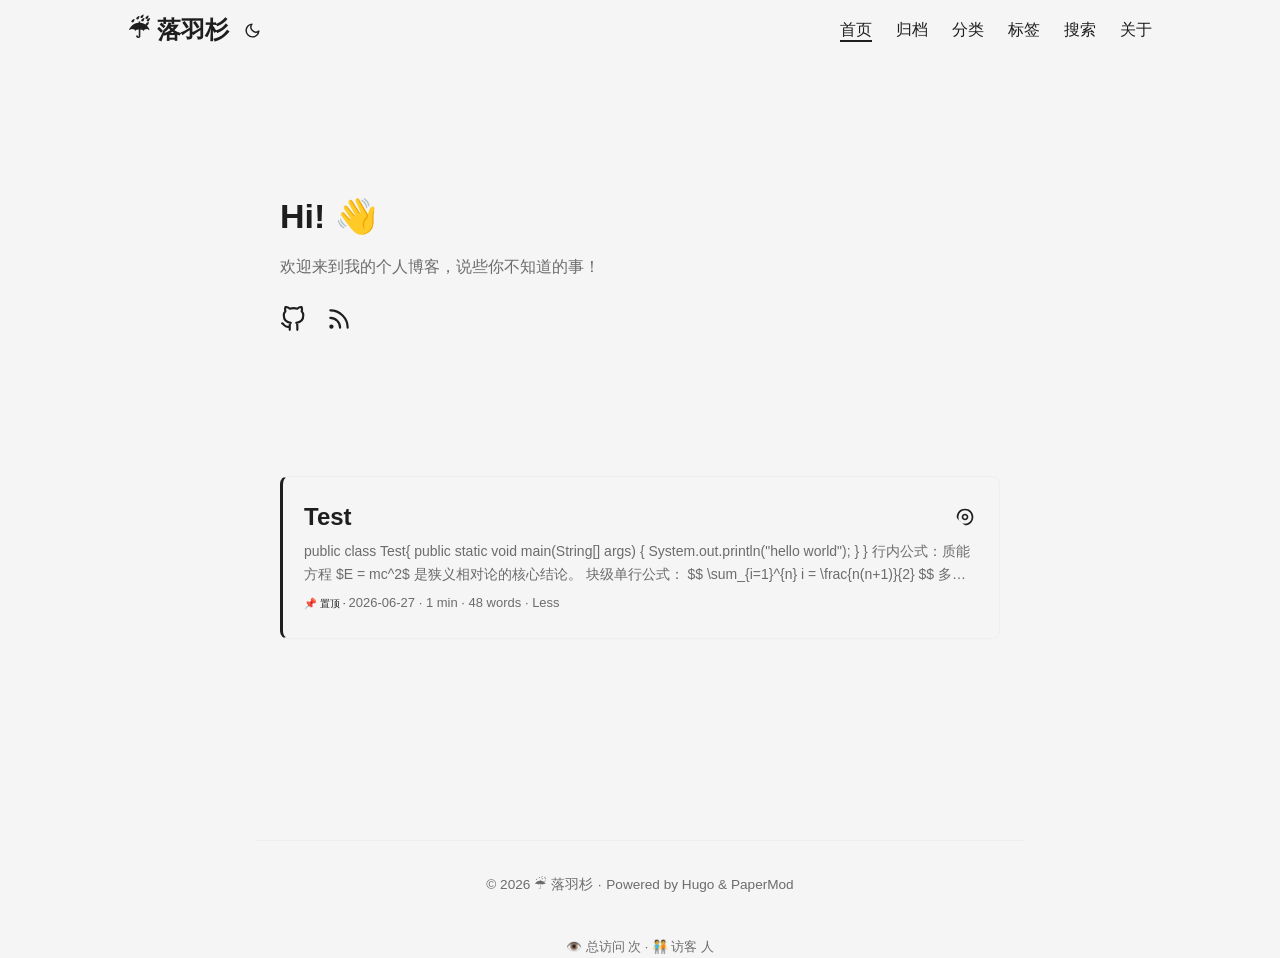
<file: index.html>
<!doctype html><html lang=en dir=auto data-theme=auto><head><meta name=generator content="Hugo 0.163.3"><meta charset=utf-8><meta http-equiv=X-UA-Compatible content="IE=edge"><meta name=viewport content="width=device-width,initial-scale=1,shrink-to-fit=no"><meta name=robots content="index, follow"><title>☔︎ 落羽杉</title><meta name=keywords content="关键词1,关键词2,关键词3"><meta name=description content="博客描述，150字以内，包含核心关键词"><meta name=author content="Less"><link rel=canonical href=https://dym2026.github.io/><link crossorigin=anonymous href=/assets/css/stylesheet.f1b664ff4d6cb66a49dbc1be0f7d915f03a0ca8f5fc1e3566c89a14a723e33a2.css integrity="sha256-8bZk/01stmpJ28G+D32RXwOgyo9fweNWbImhSnI+M6I=" rel="preload stylesheet" as=style><link rel=icon href=https://dym2026.github.io/favicon.ico><link rel=icon type=image/png sizes=16x16 href=https://dym2026.github.io/favicon-16x16.png><link rel=icon type=image/png sizes=32x32 href=https://dym2026.github.io/favicon-32x32.png><link rel=apple-touch-icon href=https://dym2026.github.io/apple-touch-icon.png><link rel=mask-icon href=https://dym2026.github.io/safari-pinned-tab.svg><meta name=theme-color content="#2e2e33"><meta name=msapplication-TileColor content="#2e2e33"><link rel=alternate type=application/rss+xml href=https://dym2026.github.io/index.xml title=rss><link rel=alternate type=application/json href=https://dym2026.github.io/index.json title=json><link rel=alternate hreflang=en href=https://dym2026.github.io/><noscript><style>#theme-toggle,.top-link{display:none}</style><style>@media(prefers-color-scheme:dark){:root{--theme:rgb(29, 30, 32);--entry:rgb(46, 46, 51);--primary:rgb(218, 218, 219);--secondary:rgb(155, 156, 157);--tertiary:rgb(65, 66, 68);--content:rgb(196, 196, 197);--code-block-bg:rgb(46, 46, 51);--code-bg:rgb(55, 56, 62);--border:rgb(51, 51, 51);color-scheme:dark}.list{background:var(--theme)}.toc{background:var(--entry)}}</style></noscript><script>localStorage.getItem("pref-theme")==="dark"?document.querySelector("html").dataset.theme="dark":localStorage.getItem("pref-theme")==="light"?document.querySelector("html").dataset.theme="light":window.matchMedia("(prefers-color-scheme: dark)").matches?document.querySelector("html").dataset.theme="dark":document.querySelector("html").dataset.theme="light"</script><link rel=icon type=image/png href=/favicon/favicon-96x96.png sizes=96x96><link rel=icon type=image/svg+xml href=/favicon/favicon.svg><link rel="shortcut icon" href=/favicon/favicon.ico><link rel=apple-touch-icon sizes=180x180 href=/favicon/apple-touch-icon.png><link rel=manifest href=/favicon/site.webmanifest><meta property="og:url" content="https://dym2026.github.io/"><meta property="og:site_name" content="☔︎ 落羽杉"><meta property="og:title" content="☔︎ 落羽杉"><meta property="og:description" content="博客描述，150字以内，包含核心关键词"><meta property="og:locale" content="zh_cn"><meta property="og:type" content="website"><meta property="og:image" content="https://dym2026.github.io/images/social-share.png"><meta name=twitter:card content="summary_large_image"><meta name=twitter:image content="https://dym2026.github.io/images/social-share.png"><meta name=twitter:title content="☔︎ 落羽杉"><meta name=twitter:description content="博客描述，150字以内，包含核心关键词"><script type=application/ld+json>{"@context":"https://schema.org","@type":"Organization","name":"☔︎ 落羽杉","url":"https://dym2026.github.io/","description":"博客描述，150字以内，包含核心关键词","logo":"https://dym2026.github.io/favicon.ico","sameAs":["https://github.com/dym2026/dym2026.github.io","/index.xml"]}</script></head><body class=list id=top><header class=header><nav class=header-nav><div class=logo><a href=https://dym2026.github.io/ accesskey=h title="☔︎ 落羽杉 (Alt + H)">☔︎ 落羽杉</a><div class=logo-switches><button id=theme-toggle class=theme-toggle accesskey=t title="(Alt + T)" aria-label="Toggle theme">
<svg class="moon" width="17" height="17" viewBox="0 0 24 24" fill="none" stroke="currentColor" stroke-width="2" stroke-linecap="round" stroke-linejoin="round"><path d="M21 12.79A9 9 0 1111.21 3 7 7 0 0021 12.79z"/></svg>
<svg class="sun" width="17" height="17" viewBox="0 0 24 24" fill="none" stroke="currentColor" stroke-width="2" stroke-linecap="round" stroke-linejoin="round"><circle cx="12" cy="12" r="5"/><line x1="12" y1="1" x2="12" y2="3"/><line x1="12" y1="21" x2="12" y2="23"/><line x1="4.22" y1="4.22" x2="5.64" y2="5.64"/><line x1="18.36" y1="18.36" x2="19.78" y2="19.78"/><line x1="1" y1="12" x2="3" y2="12"/><line x1="21" y1="12" x2="23" y2="12"/><line x1="4.22" y1="19.78" x2="5.64" y2="18.36"/><line x1="18.36" y1="5.64" x2="19.78" y2="4.22"/></svg></button></div></div><ul id=menu class=menu><li><a href=https://dym2026.github.io/ title=首页><span class=active>首页</span></a></li><li><a href=https://dym2026.github.io/archives/ title=归档><span>归档</span></a></li><li><a href=https://dym2026.github.io/categories/ title=分类><span>分类</span></a></li><li><a href=https://dym2026.github.io/tags/ title=标签><span>标签</span></a></li><li><a href=https://dym2026.github.io/search/ title="搜索 (Alt + /)" accesskey=/><span>搜索</span></a></li><li><a href=https://dym2026.github.io/about/ title=关于><span>关于</span></a></li></ul></nav></header><main class=main><article class="first-entry home-info"><header class=entry-header><h1>Hi! 👋</h1></header><div class="entry-content md-content"><p>欢迎来到我的个人博客，说些你不知道的事！</p></div><footer class=entry-footer><div class=social-icons><a href=https://github.com/dym2026/dym2026.github.io target=_blank rel="noopener noreferrer me" title=Github><svg viewBox="0 0 24 24" fill="none" stroke="currentColor" stroke-width="2" stroke-linecap="round" stroke-linejoin="round"><path d="M9 19c-5 1.5-5-2.5-7-3m14 6v-3.87a3.37 3.37.0 00-.94-2.61c3.14-.35 6.44-1.54 6.44-7A5.44 5.44.0 0020 4.77 5.07 5.07.0 0019.91 1S18.73.65 16 2.48a13.38 13.38.0 00-7 0C6.27.65 5.09 1 5.09 1A5.07 5.07.0 005 4.77 5.44 5.44.0 003.5 8.55c0 5.42 3.3 6.61 6.44 7A3.37 3.37.0 009 18.13V22"/></svg>
</a><a href=/index.xml target=_blank rel="noopener noreferrer me" title=Rss><svg viewBox="0 0 24 24" fill="none" stroke="currentColor" stroke-width="2" stroke-linecap="round" stroke-linejoin="round"><path d="M4 11a9 9 0 019 9"/><path d="M4 4a16 16 0 0116 16"/><circle cx="5" cy="19" r="1"/></svg></a></div></footer></article><article class="post-entry pin-entry"><header class=entry-header><h2 class=entry-hint-parent>Test
<span class="entry-hint pin-badge" title=置顶><svg height="20" viewBox="0 -960 960 960" fill="currentColor"><path d="M640-480q0 66-47 113t-113 47-113-47-47-113 47-113 113-47 113 47 47 113zm-160 80q33 0 56.5-23.5T560-480t-23.5-56.5T480-560t-56.5 23.5T4e2-480t23.5 56.5T480-4e2zm0 320Q316-2e2 198-314.5T80-480q0-83 32.5-156T197-763t125-85.5T480-880t158 31.5T763-763t84.5 127T880-480t-32.5 156T763-197t-125 85.5T480-80zm0-80q134 0 227-93t93-227-93-227-227-93-227 93-93 227 93 227 227 93zm0-320z"/></svg></span></h2></header><div class=entry-content><p>public class Test{ public static void main(String[] args) { System.out.println("hello world"); } } 行内公式：质能方程 $E = mc^2$ 是狭义相对论的核心结论。
块级单行公式： $$ \sum_{i=1}^{n} i = \frac{n(n+1)}{2} $$
多行对齐公式： $$ \begin{aligned} f(x) &= x^2 + 3x + 2 \ f’(x) &= 2x + 3 \ \int_0^1 f(x)dx &= \frac{23}{6} \end{aligned} $$</p></div><footer class=entry-footer><span title='2026-06-27 22:10:26 +0800 +0800'>2026-06-27</span>&nbsp;·&nbsp;<span>1 min</span>&nbsp;·&nbsp;<span>48 words</span>&nbsp;·&nbsp;<span>Less</span></footer><a class=entry-link aria-label="post link to Test" href=https://dym2026.github.io/posts/test/></a></article></main><footer class=footer><span>&copy; 2026 <a href=https://dym2026.github.io/>☔︎ 落羽杉</a></span> ·
<span>Powered by
<a href="https://gohugo.io/?utm_source=papermod" rel=noopener target=_blank>Hugo</a> &
<a href=https://github.com/adityatelange/hugo-PaperMod/ rel=noopener target=_blank>PaperMod</a></span></footer><a href=#top id=top-link class="top-link hidden" aria-label="go to top" title="Go to Top (Alt + G)" accesskey=g><svg viewBox="0 0 24 24" fill="none" stroke="currentColor" stroke-width="2" stroke-linecap="round" stroke-linejoin="round" class="feather feather-chevrons-up"><polyline points="17 11 12 6 7 11"/><polyline points="17 18 12 13 7 18"/></svg>
</a><script defer src=https://busuanzi.ibruce.info/busuanzi/2.3/busuanzi.pure.mini.js></script><div class=busuanzi-site><span id=busuanzi_container_site_pv>👁️ 总访问 <span id=busuanzi_value_site_pv></span> 次
</span><span id=busuanzi_container_site_uv>· 🧑‍🤝‍🧑 访客 <span id=busuanzi_value_site_uv></span> 人</span></div><script>let menu=document.getElementById("menu");if(menu){const e=localStorage.getItem("menu-scroll-position");e&&(menu.scrollLeft=parseInt(e,10)),menu.onscroll=function(){localStorage.setItem("menu-scroll-position",menu.scrollLeft)}}document.querySelectorAll('a[href^="#"]').forEach(e=>{e.addEventListener("click",function(e){e.preventDefault();var t=this.getAttribute("href").substr(1);window.matchMedia("(prefers-reduced-motion: reduce)").matches?document.querySelector(`[id='${decodeURIComponent(t)}']`).scrollIntoView():document.querySelector(`[id='${decodeURIComponent(t)}']`).scrollIntoView({behavior:"smooth"}),t==="top"?history.replaceState(null,null," "):history.pushState(null,null,`#${t}`)})})</script><script>var toplink=document.getElementById("top-link");window.onscroll=function(){const e=window.innerHeight;document.body.scrollTop>e||document.documentElement.scrollTop>e?toplink.classList.remove("hidden"):toplink.classList.add("hidden")}</script><script>document.getElementById("theme-toggle").addEventListener("click",()=>{const e=document.querySelector("html");e.dataset.theme==="dark"?(e.dataset.theme="light",localStorage.setItem("pref-theme","light")):(e.dataset.theme="dark",localStorage.setItem("pref-theme","dark"))})</script></body></html>
</file>
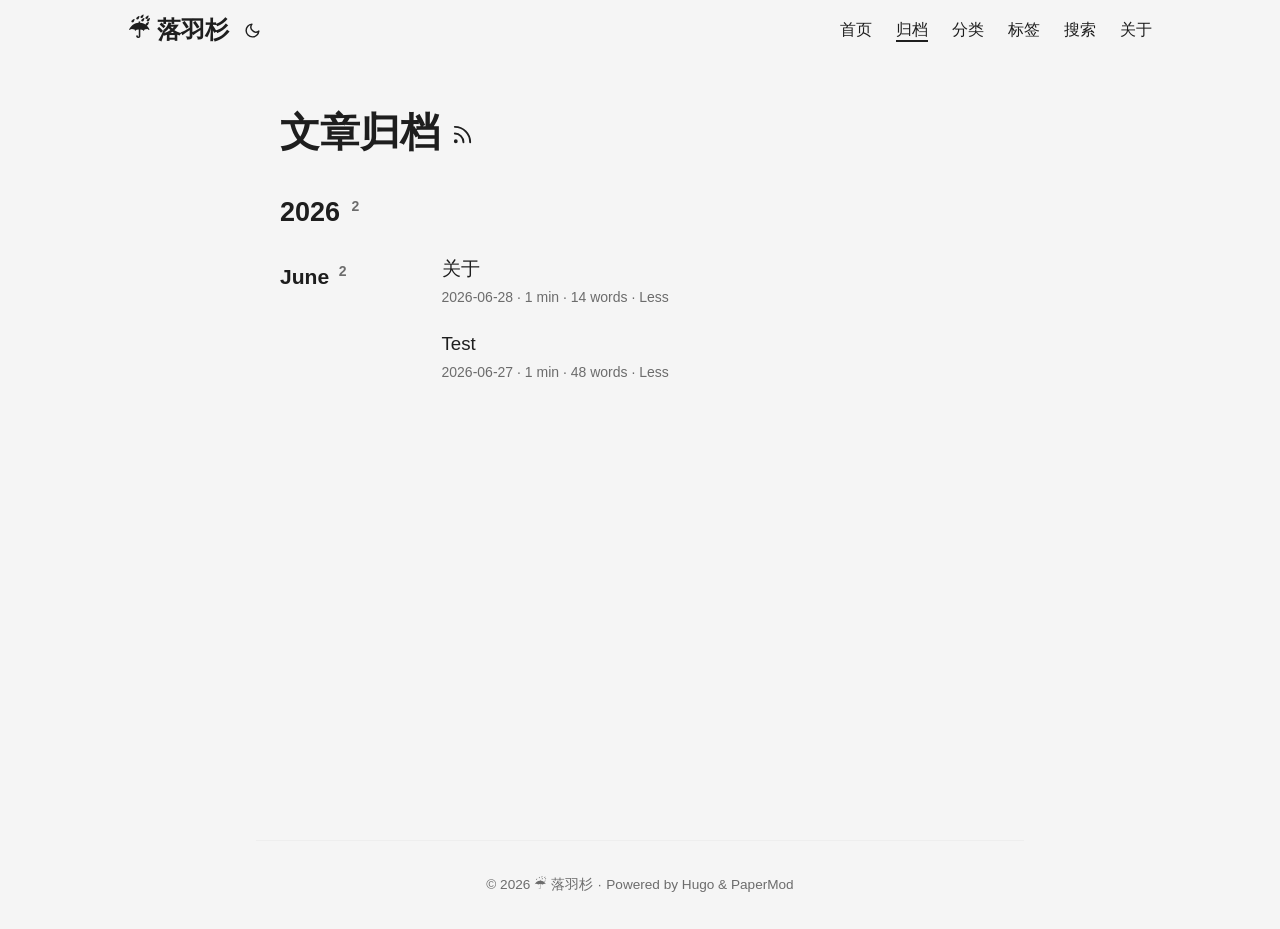
<file: archives/index.html>
<!doctype html><html lang=en dir=auto data-theme=auto><head><meta charset=utf-8><meta http-equiv=X-UA-Compatible content="IE=edge"><meta name=viewport content="width=device-width,initial-scale=1,shrink-to-fit=no"><meta name=robots content="index, follow"><title>文章归档 | ☔︎ 落羽杉</title><meta name=keywords content><meta name=description content="archives"><meta name=author content="Less"><link rel=canonical href=https://dym2026.github.io/archives/><link crossorigin=anonymous href=/assets/css/stylesheet.f1b664ff4d6cb66a49dbc1be0f7d915f03a0ca8f5fc1e3566c89a14a723e33a2.css integrity="sha256-8bZk/01stmpJ28G+D32RXwOgyo9fweNWbImhSnI+M6I=" rel="preload stylesheet" as=style><link rel=icon href=https://dym2026.github.io/favicon.ico><link rel=icon type=image/png sizes=16x16 href=https://dym2026.github.io/favicon-16x16.png><link rel=icon type=image/png sizes=32x32 href=https://dym2026.github.io/favicon-32x32.png><link rel=apple-touch-icon href=https://dym2026.github.io/apple-touch-icon.png><link rel=mask-icon href=https://dym2026.github.io/safari-pinned-tab.svg><meta name=theme-color content="#2e2e33"><meta name=msapplication-TileColor content="#2e2e33"><link rel=alternate hreflang=en href=https://dym2026.github.io/archives/><noscript><style>#theme-toggle,.top-link{display:none}</style><style>@media(prefers-color-scheme:dark){:root{--theme:rgb(29, 30, 32);--entry:rgb(46, 46, 51);--primary:rgb(218, 218, 219);--secondary:rgb(155, 156, 157);--tertiary:rgb(65, 66, 68);--content:rgb(196, 196, 197);--code-block-bg:rgb(46, 46, 51);--code-bg:rgb(55, 56, 62);--border:rgb(51, 51, 51);color-scheme:dark}.list{background:var(--theme)}.toc{background:var(--entry)}}</style></noscript><script>localStorage.getItem("pref-theme")==="dark"?document.querySelector("html").dataset.theme="dark":localStorage.getItem("pref-theme")==="light"?document.querySelector("html").dataset.theme="light":window.matchMedia("(prefers-color-scheme: dark)").matches?document.querySelector("html").dataset.theme="dark":document.querySelector("html").dataset.theme="light"</script><link rel=icon type=image/png href=/favicon/favicon-96x96.png sizes=96x96><link rel=icon type=image/svg+xml href=/favicon/favicon.svg><link rel="shortcut icon" href=/favicon/favicon.ico><link rel=apple-touch-icon sizes=180x180 href=/favicon/apple-touch-icon.png><link rel=manifest href=/favicon/site.webmanifest><script type=application/ld+json>{"@context":"https://schema.org","@type":"BlogPosting","headline":"\"文章归档\"","datePublished":"\"0001-01-01T00:00:00Z\"","dateModified":"\"0001-01-01T00:00:00Z\"","author":{"@type":"Person","name":"\"Less\""},"description":"\"archives\"","wordCount":0}</script><meta property="og:url" content="https://dym2026.github.io/archives/"><meta property="og:site_name" content="☔︎ 落羽杉"><meta property="og:title" content="文章归档"><meta property="og:description" content="archives"><meta property="og:locale" content="zh_cn"><meta property="og:type" content="article"><meta property="og:image" content="https://dym2026.github.io/images/social-share.png"><meta name=twitter:card content="summary_large_image"><meta name=twitter:image content="https://dym2026.github.io/images/social-share.png"><meta name=twitter:title content="文章归档"><meta name=twitter:description content="archives"><script type=application/ld+json>{"@context":"https://schema.org","@type":"BreadcrumbList","itemListElement":[{"@type":"ListItem","position":1,"name":"文章归档","item":"https://dym2026.github.io/archives/"}]}</script><script type=application/ld+json>{"@context":"https://schema.org","@type":"BlogPosting","headline":"文章归档","name":"文章归档","description":"archives","keywords":[],"articleBody":"","wordCount":"0","inLanguage":"en","image":"https://dym2026.github.io/images/social-share.png","datePublished":"0001-01-01T00:00:00Z","dateModified":"0001-01-01T00:00:00Z","author":{"@type":"Person","name":"Less"},"mainEntityOfPage":{"@type":"WebPage","@id":"https://dym2026.github.io/archives/"},"publisher":{"@type":"Organization","name":"☔︎ 落羽杉","logo":{"@type":"ImageObject","url":"https://dym2026.github.io/favicon.ico"}}}</script></head><body class=list id=top><header class=header><nav class=header-nav><div class=logo><a href=https://dym2026.github.io/ accesskey=h title="☔︎ 落羽杉 (Alt + H)">☔︎ 落羽杉</a><div class=logo-switches><button id=theme-toggle class=theme-toggle accesskey=t title="(Alt + T)" aria-label="Toggle theme">
<svg class="moon" width="17" height="17" viewBox="0 0 24 24" fill="none" stroke="currentColor" stroke-width="2" stroke-linecap="round" stroke-linejoin="round"><path d="M21 12.79A9 9 0 1111.21 3 7 7 0 0021 12.79z"/></svg>
<svg class="sun" width="17" height="17" viewBox="0 0 24 24" fill="none" stroke="currentColor" stroke-width="2" stroke-linecap="round" stroke-linejoin="round"><circle cx="12" cy="12" r="5"/><line x1="12" y1="1" x2="12" y2="3"/><line x1="12" y1="21" x2="12" y2="23"/><line x1="4.22" y1="4.22" x2="5.64" y2="5.64"/><line x1="18.36" y1="18.36" x2="19.78" y2="19.78"/><line x1="1" y1="12" x2="3" y2="12"/><line x1="21" y1="12" x2="23" y2="12"/><line x1="4.22" y1="19.78" x2="5.64" y2="18.36"/><line x1="18.36" y1="5.64" x2="19.78" y2="4.22"/></svg></button></div></div><ul id=menu class=menu><li><a href=https://dym2026.github.io/ title=首页><span>首页</span></a></li><li><a href=https://dym2026.github.io/archives/ title=归档><span class=active>归档</span></a></li><li><a href=https://dym2026.github.io/categories/ title=分类><span>分类</span></a></li><li><a href=https://dym2026.github.io/tags/ title=标签><span>标签</span></a></li><li><a href=https://dym2026.github.io/search/ title="搜索 (Alt + /)" accesskey=/><span>搜索</span></a></li><li><a href=https://dym2026.github.io/about/ title=关于><span>关于</span></a></li></ul></nav></header><main class=main><header class=page-header><h1>文章归档
<a href=/index.xml title=RSS aria-label=RSS><svg viewBox="0 0 24 24" fill="none" stroke="currentColor" stroke-width="2" stroke-linecap="round" stroke-linejoin="round" height="23"><path d="M4 11a9 9 0 019 9"/><path d="M4 4a16 16 0 0116 16"/><circle cx="5" cy="19" r="1"/></svg></a></h1></header><div class=archive-year><h2 class=archive-year-header id=2026><a class=archive-header-link href=#2026>2026</a>
<sup class=archive-count>&nbsp;2</sup></h2><div class=archive-month><h3 class=archive-month-header id=2026-June><a class=archive-header-link href=#2026-June>June</a>
<sup class=archive-count>&nbsp;2</sup></h3><div class=archive-posts><div class=archive-entry><h3 class="archive-entry-title entry-hint-parent">关于</h3><div class=archive-meta><span title='2026-06-28 00:00:00 +0000 UTC'>2026-06-28</span>&nbsp;·&nbsp;<span>1 min</span>&nbsp;·&nbsp;<span>14 words</span>&nbsp;·&nbsp;<span>Less</span></div><a class=entry-link aria-label="post link to 关于" href=https://dym2026.github.io/about/></a></div><div class=archive-entry><h3 class="archive-entry-title entry-hint-parent">Test</h3><div class=archive-meta><span title='2026-06-27 22:10:26 +0800 +0800'>2026-06-27</span>&nbsp;·&nbsp;<span>1 min</span>&nbsp;·&nbsp;<span>48 words</span>&nbsp;·&nbsp;<span>Less</span></div><a class=entry-link aria-label="post link to Test" href=https://dym2026.github.io/posts/test/></a></div></div></div></div></main><footer class=footer><span>&copy; 2026 <a href=https://dym2026.github.io/>☔︎ 落羽杉</a></span> ·
<span>Powered by
<a href="https://gohugo.io/?utm_source=papermod" rel=noopener target=_blank>Hugo</a> &
<a href=https://github.com/adityatelange/hugo-PaperMod/ rel=noopener target=_blank>PaperMod</a></span></footer><a href=#top id=top-link class="top-link hidden" aria-label="go to top" title="Go to Top (Alt + G)" accesskey=g><svg viewBox="0 0 24 24" fill="none" stroke="currentColor" stroke-width="2" stroke-linecap="round" stroke-linejoin="round" class="feather feather-chevrons-up"><polyline points="17 11 12 6 7 11"/><polyline points="17 18 12 13 7 18"/></svg>
</a><script defer src=https://busuanzi.ibruce.info/busuanzi/2.3/busuanzi.pure.mini.js></script><script>(function(){function n(){const e=document.documentElement.dataset.theme;return e==="dark"?"dark":e==="light"?"light":window.matchMedia("(prefers-color-scheme: dark)").matches?"dark":"light"}function e(e){var t=document.querySelector("iframe.giscus-frame");t&&t.contentWindow&&t.contentWindow.postMessage({giscus:{setConfig:{theme:e||n()}}},"https://giscus.app")}var s=setInterval(function(){var t=document.querySelector("iframe.giscus-frame");t&&(clearInterval(s),localStorage.getItem("pref-theme")&&(t.addEventListener("load",function(){e()}),setTimeout(function(){e()},800)))},300),t=document.getElementById("theme-toggle");t&&t.addEventListener("click",function(){setTimeout(function(){e()},80)})})()</script><script>let menu=document.getElementById("menu");if(menu){const e=localStorage.getItem("menu-scroll-position");e&&(menu.scrollLeft=parseInt(e,10)),menu.onscroll=function(){localStorage.setItem("menu-scroll-position",menu.scrollLeft)}}document.querySelectorAll('a[href^="#"]').forEach(e=>{e.addEventListener("click",function(e){e.preventDefault();var t=this.getAttribute("href").substr(1);window.matchMedia("(prefers-reduced-motion: reduce)").matches?document.querySelector(`[id='${decodeURIComponent(t)}']`).scrollIntoView():document.querySelector(`[id='${decodeURIComponent(t)}']`).scrollIntoView({behavior:"smooth"}),t==="top"?history.replaceState(null,null," "):history.pushState(null,null,`#${t}`)})})</script><script>var toplink=document.getElementById("top-link");window.onscroll=function(){const e=window.innerHeight;document.body.scrollTop>e||document.documentElement.scrollTop>e?toplink.classList.remove("hidden"):toplink.classList.add("hidden")}</script><script>document.getElementById("theme-toggle").addEventListener("click",()=>{const e=document.querySelector("html");e.dataset.theme==="dark"?(e.dataset.theme="light",localStorage.setItem("pref-theme","light")):(e.dataset.theme="dark",localStorage.setItem("pref-theme","dark"))})</script></body></html>
</file>
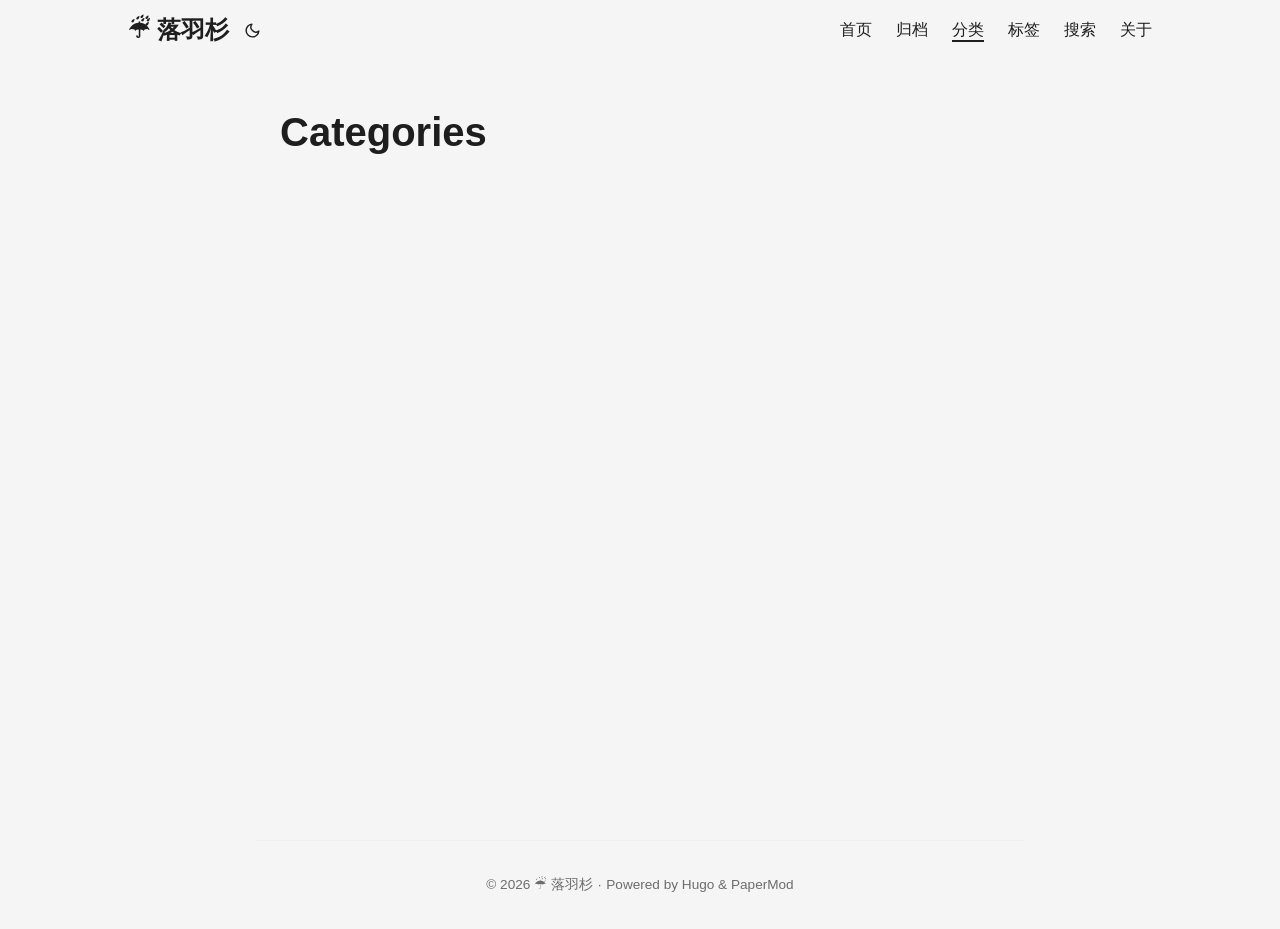
<file: categories/index.html>
<!doctype html><html lang=en dir=auto data-theme=auto><head><meta charset=utf-8><meta http-equiv=X-UA-Compatible content="IE=edge"><meta name=viewport content="width=device-width,initial-scale=1,shrink-to-fit=no"><meta name=robots content="index, follow"><title>Categories | ☔︎ 落羽杉</title><meta name=keywords content><meta name=description content="博客描述，150字以内，包含核心关键词"><meta name=author content="Less"><link rel=canonical href=https://dym2026.github.io/categories/><link crossorigin=anonymous href=/assets/css/stylesheet.f1b664ff4d6cb66a49dbc1be0f7d915f03a0ca8f5fc1e3566c89a14a723e33a2.css integrity="sha256-8bZk/01stmpJ28G+D32RXwOgyo9fweNWbImhSnI+M6I=" rel="preload stylesheet" as=style><link rel=icon href=https://dym2026.github.io/favicon.ico><link rel=icon type=image/png sizes=16x16 href=https://dym2026.github.io/favicon-16x16.png><link rel=icon type=image/png sizes=32x32 href=https://dym2026.github.io/favicon-32x32.png><link rel=apple-touch-icon href=https://dym2026.github.io/apple-touch-icon.png><link rel=mask-icon href=https://dym2026.github.io/safari-pinned-tab.svg><meta name=theme-color content="#2e2e33"><meta name=msapplication-TileColor content="#2e2e33"><link rel=alternate type=application/rss+xml href=https://dym2026.github.io/categories/index.xml title=rss><link rel=alternate hreflang=en href=https://dym2026.github.io/categories/><noscript><style>#theme-toggle,.top-link{display:none}</style><style>@media(prefers-color-scheme:dark){:root{--theme:rgb(29, 30, 32);--entry:rgb(46, 46, 51);--primary:rgb(218, 218, 219);--secondary:rgb(155, 156, 157);--tertiary:rgb(65, 66, 68);--content:rgb(196, 196, 197);--code-block-bg:rgb(46, 46, 51);--code-bg:rgb(55, 56, 62);--border:rgb(51, 51, 51);color-scheme:dark}.list{background:var(--theme)}.toc{background:var(--entry)}}</style></noscript><script>localStorage.getItem("pref-theme")==="dark"?document.querySelector("html").dataset.theme="dark":localStorage.getItem("pref-theme")==="light"?document.querySelector("html").dataset.theme="light":window.matchMedia("(prefers-color-scheme: dark)").matches?document.querySelector("html").dataset.theme="dark":document.querySelector("html").dataset.theme="light"</script><link rel=icon type=image/png href=/favicon/favicon-96x96.png sizes=96x96><link rel=icon type=image/svg+xml href=/favicon/favicon.svg><link rel="shortcut icon" href=/favicon/favicon.ico><link rel=apple-touch-icon sizes=180x180 href=/favicon/apple-touch-icon.png><link rel=manifest href=/favicon/site.webmanifest><meta property="og:url" content="https://dym2026.github.io/categories/"><meta property="og:site_name" content="☔︎ 落羽杉"><meta property="og:title" content="Categories"><meta property="og:description" content="博客描述，150字以内，包含核心关键词"><meta property="og:locale" content="zh_cn"><meta property="og:type" content="website"><meta property="og:image" content="https://dym2026.github.io/images/social-share.png"><meta name=twitter:card content="summary_large_image"><meta name=twitter:image content="https://dym2026.github.io/images/social-share.png"><meta name=twitter:title content="Categories"><meta name=twitter:description content="博客描述，150字以内，包含核心关键词"></head><body class=list id=top><header class=header><nav class=header-nav><div class=logo><a href=https://dym2026.github.io/ accesskey=h title="☔︎ 落羽杉 (Alt + H)">☔︎ 落羽杉</a><div class=logo-switches><button id=theme-toggle class=theme-toggle accesskey=t title="(Alt + T)" aria-label="Toggle theme">
<svg class="moon" width="17" height="17" viewBox="0 0 24 24" fill="none" stroke="currentColor" stroke-width="2" stroke-linecap="round" stroke-linejoin="round"><path d="M21 12.79A9 9 0 1111.21 3 7 7 0 0021 12.79z"/></svg>
<svg class="sun" width="17" height="17" viewBox="0 0 24 24" fill="none" stroke="currentColor" stroke-width="2" stroke-linecap="round" stroke-linejoin="round"><circle cx="12" cy="12" r="5"/><line x1="12" y1="1" x2="12" y2="3"/><line x1="12" y1="21" x2="12" y2="23"/><line x1="4.22" y1="4.22" x2="5.64" y2="5.64"/><line x1="18.36" y1="18.36" x2="19.78" y2="19.78"/><line x1="1" y1="12" x2="3" y2="12"/><line x1="21" y1="12" x2="23" y2="12"/><line x1="4.22" y1="19.78" x2="5.64" y2="18.36"/><line x1="18.36" y1="5.64" x2="19.78" y2="4.22"/></svg></button></div></div><ul id=menu class=menu><li><a href=https://dym2026.github.io/ title=首页><span>首页</span></a></li><li><a href=https://dym2026.github.io/archives/ title=归档><span>归档</span></a></li><li><a href=https://dym2026.github.io/categories/ title=分类><span class=active>分类</span></a></li><li><a href=https://dym2026.github.io/tags/ title=标签><span>标签</span></a></li><li><a href=https://dym2026.github.io/search/ title="搜索 (Alt + /)" accesskey=/><span>搜索</span></a></li><li><a href=https://dym2026.github.io/about/ title=关于><span>关于</span></a></li></ul></nav></header><main class=main><header class=page-header><h1>Categories</h1></header><ul class=terms-tags></ul></main><footer class=footer><span>&copy; 2026 <a href=https://dym2026.github.io/>☔︎ 落羽杉</a></span> ·
<span>Powered by
<a href="https://gohugo.io/?utm_source=papermod" rel=noopener target=_blank>Hugo</a> &
<a href=https://github.com/adityatelange/hugo-PaperMod/ rel=noopener target=_blank>PaperMod</a></span></footer><a href=#top id=top-link class="top-link hidden" aria-label="go to top" title="Go to Top (Alt + G)" accesskey=g><svg viewBox="0 0 24 24" fill="none" stroke="currentColor" stroke-width="2" stroke-linecap="round" stroke-linejoin="round" class="feather feather-chevrons-up"><polyline points="17 11 12 6 7 11"/><polyline points="17 18 12 13 7 18"/></svg>
</a><script defer src=https://busuanzi.ibruce.info/busuanzi/2.3/busuanzi.pure.mini.js></script><script>let menu=document.getElementById("menu");if(menu){const e=localStorage.getItem("menu-scroll-position");e&&(menu.scrollLeft=parseInt(e,10)),menu.onscroll=function(){localStorage.setItem("menu-scroll-position",menu.scrollLeft)}}document.querySelectorAll('a[href^="#"]').forEach(e=>{e.addEventListener("click",function(e){e.preventDefault();var t=this.getAttribute("href").substr(1);window.matchMedia("(prefers-reduced-motion: reduce)").matches?document.querySelector(`[id='${decodeURIComponent(t)}']`).scrollIntoView():document.querySelector(`[id='${decodeURIComponent(t)}']`).scrollIntoView({behavior:"smooth"}),t==="top"?history.replaceState(null,null," "):history.pushState(null,null,`#${t}`)})})</script><script>var toplink=document.getElementById("top-link");window.onscroll=function(){const e=window.innerHeight;document.body.scrollTop>e||document.documentElement.scrollTop>e?toplink.classList.remove("hidden"):toplink.classList.add("hidden")}</script><script>document.getElementById("theme-toggle").addEventListener("click",()=>{const e=document.querySelector("html");e.dataset.theme==="dark"?(e.dataset.theme="light",localStorage.setItem("pref-theme","light")):(e.dataset.theme="dark",localStorage.setItem("pref-theme","dark"))})</script></body></html>
</file>
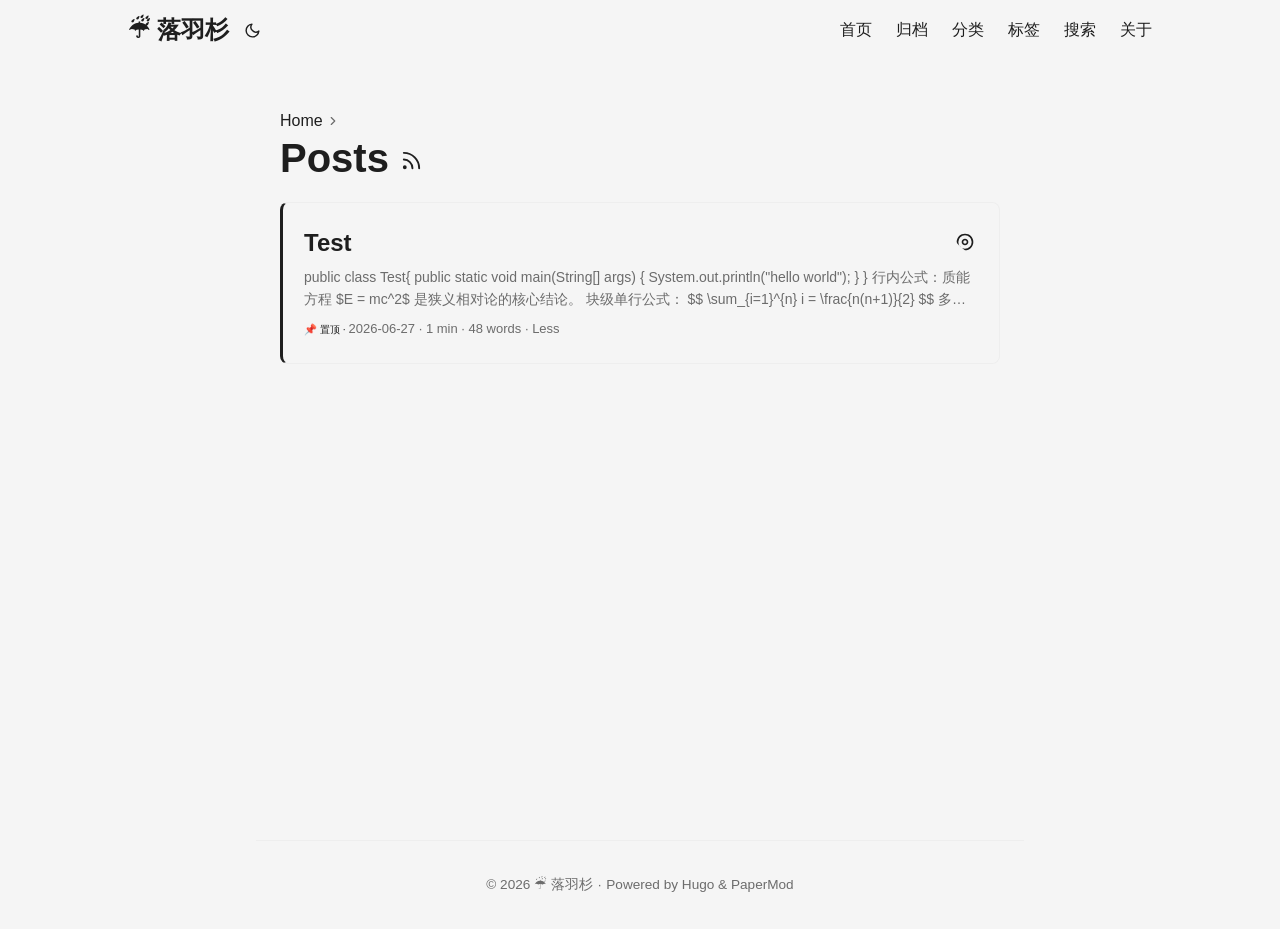
<file: posts/index.html>
<!doctype html><html lang=en dir=auto data-theme=auto><head><meta charset=utf-8><meta http-equiv=X-UA-Compatible content="IE=edge"><meta name=viewport content="width=device-width,initial-scale=1,shrink-to-fit=no"><meta name=robots content="index, follow"><title>Posts | ☔︎ 落羽杉</title><meta name=keywords content><meta name=description content="Posts - ☔︎ 落羽杉"><meta name=author content="Less"><link rel=canonical href=https://dym2026.github.io/posts/><link crossorigin=anonymous href=/assets/css/stylesheet.f1b664ff4d6cb66a49dbc1be0f7d915f03a0ca8f5fc1e3566c89a14a723e33a2.css integrity="sha256-8bZk/01stmpJ28G+D32RXwOgyo9fweNWbImhSnI+M6I=" rel="preload stylesheet" as=style><link rel=icon href=https://dym2026.github.io/favicon.ico><link rel=icon type=image/png sizes=16x16 href=https://dym2026.github.io/favicon-16x16.png><link rel=icon type=image/png sizes=32x32 href=https://dym2026.github.io/favicon-32x32.png><link rel=apple-touch-icon href=https://dym2026.github.io/apple-touch-icon.png><link rel=mask-icon href=https://dym2026.github.io/safari-pinned-tab.svg><meta name=theme-color content="#2e2e33"><meta name=msapplication-TileColor content="#2e2e33"><link rel=alternate type=application/rss+xml href=https://dym2026.github.io/posts/index.xml title=rss><link rel=alternate hreflang=en href=https://dym2026.github.io/posts/><noscript><style>#theme-toggle,.top-link{display:none}</style><style>@media(prefers-color-scheme:dark){:root{--theme:rgb(29, 30, 32);--entry:rgb(46, 46, 51);--primary:rgb(218, 218, 219);--secondary:rgb(155, 156, 157);--tertiary:rgb(65, 66, 68);--content:rgb(196, 196, 197);--code-block-bg:rgb(46, 46, 51);--code-bg:rgb(55, 56, 62);--border:rgb(51, 51, 51);color-scheme:dark}.list{background:var(--theme)}.toc{background:var(--entry)}}</style></noscript><script>localStorage.getItem("pref-theme")==="dark"?document.querySelector("html").dataset.theme="dark":localStorage.getItem("pref-theme")==="light"?document.querySelector("html").dataset.theme="light":window.matchMedia("(prefers-color-scheme: dark)").matches?document.querySelector("html").dataset.theme="dark":document.querySelector("html").dataset.theme="light"</script><link rel=icon type=image/png href=/favicon/favicon-96x96.png sizes=96x96><link rel=icon type=image/svg+xml href=/favicon/favicon.svg><link rel="shortcut icon" href=/favicon/favicon.ico><link rel=apple-touch-icon sizes=180x180 href=/favicon/apple-touch-icon.png><link rel=manifest href=/favicon/site.webmanifest><meta property="og:url" content="https://dym2026.github.io/posts/"><meta property="og:site_name" content="☔︎ 落羽杉"><meta property="og:title" content="Posts"><meta property="og:description" content="博客描述，150字以内，包含核心关键词"><meta property="og:locale" content="zh_cn"><meta property="og:type" content="website"><meta property="og:image" content="https://dym2026.github.io/images/social-share.png"><meta name=twitter:card content="summary_large_image"><meta name=twitter:image content="https://dym2026.github.io/images/social-share.png"><meta name=twitter:title content="Posts"><meta name=twitter:description content="博客描述，150字以内，包含核心关键词"><script type=application/ld+json>{"@context":"https://schema.org","@type":"BreadcrumbList","itemListElement":[{"@type":"ListItem","position":1,"name":"Posts","item":"https://dym2026.github.io/posts/"}]}</script></head><body class=list id=top><header class=header><nav class=header-nav><div class=logo><a href=https://dym2026.github.io/ accesskey=h title="☔︎ 落羽杉 (Alt + H)">☔︎ 落羽杉</a><div class=logo-switches><button id=theme-toggle class=theme-toggle accesskey=t title="(Alt + T)" aria-label="Toggle theme">
<svg class="moon" width="17" height="17" viewBox="0 0 24 24" fill="none" stroke="currentColor" stroke-width="2" stroke-linecap="round" stroke-linejoin="round"><path d="M21 12.79A9 9 0 1111.21 3 7 7 0 0021 12.79z"/></svg>
<svg class="sun" width="17" height="17" viewBox="0 0 24 24" fill="none" stroke="currentColor" stroke-width="2" stroke-linecap="round" stroke-linejoin="round"><circle cx="12" cy="12" r="5"/><line x1="12" y1="1" x2="12" y2="3"/><line x1="12" y1="21" x2="12" y2="23"/><line x1="4.22" y1="4.22" x2="5.64" y2="5.64"/><line x1="18.36" y1="18.36" x2="19.78" y2="19.78"/><line x1="1" y1="12" x2="3" y2="12"/><line x1="21" y1="12" x2="23" y2="12"/><line x1="4.22" y1="19.78" x2="5.64" y2="18.36"/><line x1="18.36" y1="5.64" x2="19.78" y2="4.22"/></svg></button></div></div><ul id=menu class=menu><li><a href=https://dym2026.github.io/ title=首页><span>首页</span></a></li><li><a href=https://dym2026.github.io/archives/ title=归档><span>归档</span></a></li><li><a href=https://dym2026.github.io/categories/ title=分类><span>分类</span></a></li><li><a href=https://dym2026.github.io/tags/ title=标签><span>标签</span></a></li><li><a href=https://dym2026.github.io/search/ title="搜索 (Alt + /)" accesskey=/><span>搜索</span></a></li><li><a href=https://dym2026.github.io/about/ title=关于><span>关于</span></a></li></ul></nav></header><main class=main><header class=page-header><nav class=breadcrumbs role=navigation aria-label=Breadcrumb><a href=/>Home</a>
<svg viewBox="0 0 24 24" fill="none" stroke="currentColor" stroke-width="2" stroke-linecap="round" stroke-linejoin="round" class="feather feather-chevron-right"><polyline points="9 18 15 12 9 6"/></svg></nav><h1>Posts
<a href=/posts/index.xml title=RSS aria-label=RSS><svg viewBox="0 0 24 24" fill="none" stroke="currentColor" stroke-width="2" stroke-linecap="round" stroke-linejoin="round" height="23"><path d="M4 11a9 9 0 019 9"/><path d="M4 4a16 16 0 0116 16"/><circle cx="5" cy="19" r="1"/></svg></a></h1></header><article class="post-entry pin-entry"><header class=entry-header><h2 class=entry-hint-parent>Test
<span class="entry-hint pin-badge" title=置顶><svg height="20" viewBox="0 -960 960 960" fill="currentColor"><path d="M640-480q0 66-47 113t-113 47-113-47-47-113 47-113 113-47 113 47 47 113zm-160 80q33 0 56.5-23.5T560-480t-23.5-56.5T480-560t-56.5 23.5T4e2-480t23.5 56.5T480-4e2zm0 320Q316-2e2 198-314.5T80-480q0-83 32.5-156T197-763t125-85.5T480-880t158 31.5T763-763t84.5 127T880-480t-32.5 156T763-197t-125 85.5T480-80zm0-80q134 0 227-93t93-227-93-227-227-93-227 93-93 227 93 227 227 93zm0-320z"/></svg></span></h2></header><div class=entry-content><p>public class Test{ public static void main(String[] args) { System.out.println("hello world"); } } 行内公式：质能方程 $E = mc^2$ 是狭义相对论的核心结论。
块级单行公式： $$ \sum_{i=1}^{n} i = \frac{n(n+1)}{2} $$
多行对齐公式： $$ \begin{aligned} f(x) &= x^2 + 3x + 2 \ f’(x) &= 2x + 3 \ \int_0^1 f(x)dx &= \frac{23}{6} \end{aligned} $$</p></div><footer class=entry-footer><span title='2026-06-27 22:10:26 +0800 +0800'>2026-06-27</span>&nbsp;·&nbsp;<span>1 min</span>&nbsp;·&nbsp;<span>48 words</span>&nbsp;·&nbsp;<span>Less</span></footer><a class=entry-link aria-label="post link to Test" href=https://dym2026.github.io/posts/test/></a></article></main><footer class=footer><span>&copy; 2026 <a href=https://dym2026.github.io/>☔︎ 落羽杉</a></span> ·
<span>Powered by
<a href="https://gohugo.io/?utm_source=papermod" rel=noopener target=_blank>Hugo</a> &
<a href=https://github.com/adityatelange/hugo-PaperMod/ rel=noopener target=_blank>PaperMod</a></span></footer><a href=#top id=top-link class="top-link hidden" aria-label="go to top" title="Go to Top (Alt + G)" accesskey=g><svg viewBox="0 0 24 24" fill="none" stroke="currentColor" stroke-width="2" stroke-linecap="round" stroke-linejoin="round" class="feather feather-chevrons-up"><polyline points="17 11 12 6 7 11"/><polyline points="17 18 12 13 7 18"/></svg>
</a><script defer src=https://busuanzi.ibruce.info/busuanzi/2.3/busuanzi.pure.mini.js></script><script>let menu=document.getElementById("menu");if(menu){const e=localStorage.getItem("menu-scroll-position");e&&(menu.scrollLeft=parseInt(e,10)),menu.onscroll=function(){localStorage.setItem("menu-scroll-position",menu.scrollLeft)}}document.querySelectorAll('a[href^="#"]').forEach(e=>{e.addEventListener("click",function(e){e.preventDefault();var t=this.getAttribute("href").substr(1);window.matchMedia("(prefers-reduced-motion: reduce)").matches?document.querySelector(`[id='${decodeURIComponent(t)}']`).scrollIntoView():document.querySelector(`[id='${decodeURIComponent(t)}']`).scrollIntoView({behavior:"smooth"}),t==="top"?history.replaceState(null,null," "):history.pushState(null,null,`#${t}`)})})</script><script>var toplink=document.getElementById("top-link");window.onscroll=function(){const e=window.innerHeight;document.body.scrollTop>e||document.documentElement.scrollTop>e?toplink.classList.remove("hidden"):toplink.classList.add("hidden")}</script><script>document.getElementById("theme-toggle").addEventListener("click",()=>{const e=document.querySelector("html");e.dataset.theme==="dark"?(e.dataset.theme="light",localStorage.setItem("pref-theme","light")):(e.dataset.theme="dark",localStorage.setItem("pref-theme","dark"))})</script></body></html>
</file>
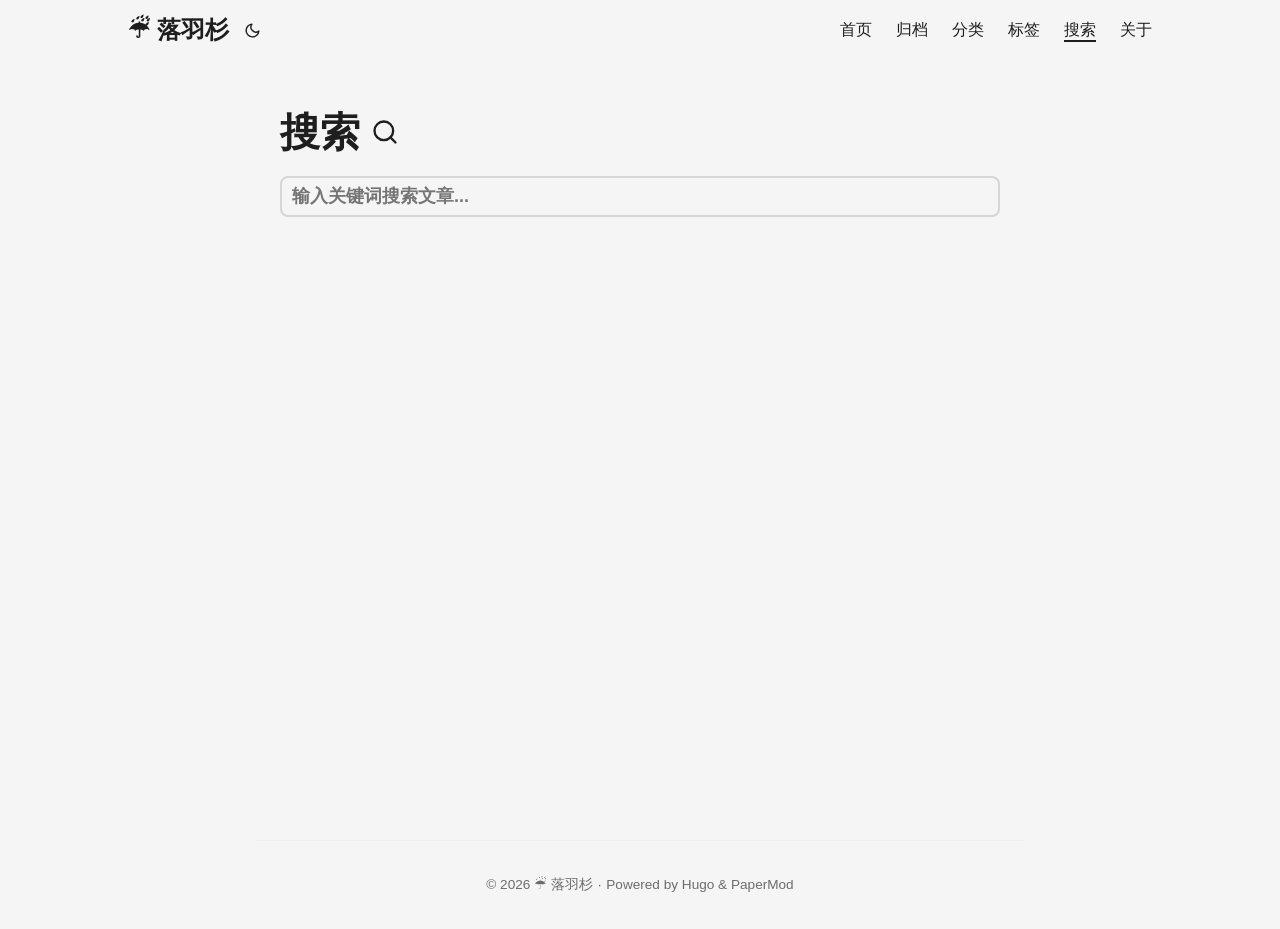
<file: search/index.html>
<!doctype html><html lang=en dir=auto data-theme=auto><head><meta charset=utf-8><meta http-equiv=X-UA-Compatible content="IE=edge"><meta name=viewport content="width=device-width,initial-scale=1,shrink-to-fit=no"><meta name=robots content="index, follow"><title>搜索 | ☔︎ 落羽杉</title><meta name=keywords content><meta name=description content="search"><meta name=author content="Less"><link rel=canonical href=https://dym2026.github.io/search/><link crossorigin=anonymous href=/assets/css/stylesheet.f1b664ff4d6cb66a49dbc1be0f7d915f03a0ca8f5fc1e3566c89a14a723e33a2.css integrity="sha256-8bZk/01stmpJ28G+D32RXwOgyo9fweNWbImhSnI+M6I=" rel="preload stylesheet" as=style><link crossorigin=anonymous rel=preload as=fetch href=../index.json><script defer crossorigin=anonymous src=/assets/js/search.f96a3ec69f721f45401a7a7bf4bc92fee2a8d795c128c719a66b7ccb471f61bd.js integrity="sha256-+Wo+xp9yH0VAGnp79LyS/uKo15XBKMcZpmt8y0cfYb0="></script><link rel=icon href=https://dym2026.github.io/favicon.ico><link rel=icon type=image/png sizes=16x16 href=https://dym2026.github.io/favicon-16x16.png><link rel=icon type=image/png sizes=32x32 href=https://dym2026.github.io/favicon-32x32.png><link rel=apple-touch-icon href=https://dym2026.github.io/apple-touch-icon.png><link rel=mask-icon href=https://dym2026.github.io/safari-pinned-tab.svg><meta name=theme-color content="#2e2e33"><meta name=msapplication-TileColor content="#2e2e33"><link rel=alternate hreflang=en href=https://dym2026.github.io/search/><noscript><style>#theme-toggle,.top-link{display:none}</style><style>@media(prefers-color-scheme:dark){:root{--theme:rgb(29, 30, 32);--entry:rgb(46, 46, 51);--primary:rgb(218, 218, 219);--secondary:rgb(155, 156, 157);--tertiary:rgb(65, 66, 68);--content:rgb(196, 196, 197);--code-block-bg:rgb(46, 46, 51);--code-bg:rgb(55, 56, 62);--border:rgb(51, 51, 51);color-scheme:dark}.list{background:var(--theme)}.toc{background:var(--entry)}}</style></noscript><script>localStorage.getItem("pref-theme")==="dark"?document.querySelector("html").dataset.theme="dark":localStorage.getItem("pref-theme")==="light"?document.querySelector("html").dataset.theme="light":window.matchMedia("(prefers-color-scheme: dark)").matches?document.querySelector("html").dataset.theme="dark":document.querySelector("html").dataset.theme="light"</script><link rel=icon type=image/png href=/favicon/favicon-96x96.png sizes=96x96><link rel=icon type=image/svg+xml href=/favicon/favicon.svg><link rel="shortcut icon" href=/favicon/favicon.ico><link rel=apple-touch-icon sizes=180x180 href=/favicon/apple-touch-icon.png><link rel=manifest href=/favicon/site.webmanifest><script type=application/ld+json>{"@context":"https://schema.org","@type":"BlogPosting","headline":"\"搜索\"","datePublished":"\"0001-01-01T00:00:00Z\"","dateModified":"\"0001-01-01T00:00:00Z\"","author":{"@type":"Person","name":"\"Less\""},"description":"\"search\"","wordCount":0}</script><meta property="og:url" content="https://dym2026.github.io/search/"><meta property="og:site_name" content="☔︎ 落羽杉"><meta property="og:title" content="搜索"><meta property="og:description" content="search"><meta property="og:locale" content="zh_cn"><meta property="og:type" content="article"><meta property="og:image" content="https://dym2026.github.io/images/social-share.png"><meta name=twitter:card content="summary_large_image"><meta name=twitter:image content="https://dym2026.github.io/images/social-share.png"><meta name=twitter:title content="搜索"><meta name=twitter:description content="search"><script type=application/ld+json>{"@context":"https://schema.org","@type":"BreadcrumbList","itemListElement":[{"@type":"ListItem","position":1,"name":"搜索","item":"https://dym2026.github.io/search/"}]}</script><script type=application/ld+json>{"@context":"https://schema.org","@type":"BlogPosting","headline":"搜索","name":"搜索","description":"search","keywords":[],"articleBody":"","wordCount":"0","inLanguage":"en","image":"https://dym2026.github.io/images/social-share.png","datePublished":"0001-01-01T00:00:00Z","dateModified":"0001-01-01T00:00:00Z","author":{"@type":"Person","name":"Less"},"mainEntityOfPage":{"@type":"WebPage","@id":"https://dym2026.github.io/search/"},"publisher":{"@type":"Organization","name":"☔︎ 落羽杉","logo":{"@type":"ImageObject","url":"https://dym2026.github.io/favicon.ico"}}}</script></head><body class=list id=top><header class=header><nav class=header-nav><div class=logo><a href=https://dym2026.github.io/ accesskey=h title="☔︎ 落羽杉 (Alt + H)">☔︎ 落羽杉</a><div class=logo-switches><button id=theme-toggle class=theme-toggle accesskey=t title="(Alt + T)" aria-label="Toggle theme">
<svg class="moon" width="17" height="17" viewBox="0 0 24 24" fill="none" stroke="currentColor" stroke-width="2" stroke-linecap="round" stroke-linejoin="round"><path d="M21 12.79A9 9 0 1111.21 3 7 7 0 0021 12.79z"/></svg>
<svg class="sun" width="17" height="17" viewBox="0 0 24 24" fill="none" stroke="currentColor" stroke-width="2" stroke-linecap="round" stroke-linejoin="round"><circle cx="12" cy="12" r="5"/><line x1="12" y1="1" x2="12" y2="3"/><line x1="12" y1="21" x2="12" y2="23"/><line x1="4.22" y1="4.22" x2="5.64" y2="5.64"/><line x1="18.36" y1="18.36" x2="19.78" y2="19.78"/><line x1="1" y1="12" x2="3" y2="12"/><line x1="21" y1="12" x2="23" y2="12"/><line x1="4.22" y1="19.78" x2="5.64" y2="18.36"/><line x1="18.36" y1="5.64" x2="19.78" y2="4.22"/></svg></button></div></div><ul id=menu class=menu><li><a href=https://dym2026.github.io/ title=首页><span>首页</span></a></li><li><a href=https://dym2026.github.io/archives/ title=归档><span>归档</span></a></li><li><a href=https://dym2026.github.io/categories/ title=分类><span>分类</span></a></li><li><a href=https://dym2026.github.io/tags/ title=标签><span>标签</span></a></li><li><a href=https://dym2026.github.io/search/ title="搜索 (Alt + /)" accesskey=/><span class=active>搜索</span></a></li><li><a href=https://dym2026.github.io/about/ title=关于><span>关于</span></a></li></ul></nav></header><main class=main><header class=page-header><h1>搜索 <svg width="28" height="28" viewBox="0 0 24 24" fill="none" stroke="currentColor" stroke-width="2" stroke-linecap="round" stroke-linejoin="round"><circle cx="11" cy="11" r="8"/><line x1="21" y1="21" x2="16.65" y2="16.65"/></svg></h1><div class=post-meta></div></header><div id=searchbox class=searchbox><input id=searchInput disabled placeholder=输入关键词搜索文章... aria-label=search type=search autocomplete=off maxlength=64><ul id=searchResults class=searchResults aria-label="search results"></ul></div></main><footer class=footer><span>&copy; 2026 <a href=https://dym2026.github.io/>☔︎ 落羽杉</a></span> ·
<span>Powered by
<a href="https://gohugo.io/?utm_source=papermod" rel=noopener target=_blank>Hugo</a> &
<a href=https://github.com/adityatelange/hugo-PaperMod/ rel=noopener target=_blank>PaperMod</a></span></footer><a href=#top id=top-link class="top-link hidden" aria-label="go to top" title="Go to Top (Alt + G)" accesskey=g><svg viewBox="0 0 24 24" fill="none" stroke="currentColor" stroke-width="2" stroke-linecap="round" stroke-linejoin="round" class="feather feather-chevrons-up"><polyline points="17 11 12 6 7 11"/><polyline points="17 18 12 13 7 18"/></svg>
</a><script defer src=https://busuanzi.ibruce.info/busuanzi/2.3/busuanzi.pure.mini.js></script><script>(function(){function n(){const e=document.documentElement.dataset.theme;return e==="dark"?"dark":e==="light"?"light":window.matchMedia("(prefers-color-scheme: dark)").matches?"dark":"light"}function e(e){var t=document.querySelector("iframe.giscus-frame");t&&t.contentWindow&&t.contentWindow.postMessage({giscus:{setConfig:{theme:e||n()}}},"https://giscus.app")}var s=setInterval(function(){var t=document.querySelector("iframe.giscus-frame");t&&(clearInterval(s),localStorage.getItem("pref-theme")&&(t.addEventListener("load",function(){e()}),setTimeout(function(){e()},800)))},300),t=document.getElementById("theme-toggle");t&&t.addEventListener("click",function(){setTimeout(function(){e()},80)})})()</script><script>let menu=document.getElementById("menu");if(menu){const e=localStorage.getItem("menu-scroll-position");e&&(menu.scrollLeft=parseInt(e,10)),menu.onscroll=function(){localStorage.setItem("menu-scroll-position",menu.scrollLeft)}}document.querySelectorAll('a[href^="#"]').forEach(e=>{e.addEventListener("click",function(e){e.preventDefault();var t=this.getAttribute("href").substr(1);window.matchMedia("(prefers-reduced-motion: reduce)").matches?document.querySelector(`[id='${decodeURIComponent(t)}']`).scrollIntoView():document.querySelector(`[id='${decodeURIComponent(t)}']`).scrollIntoView({behavior:"smooth"}),t==="top"?history.replaceState(null,null," "):history.pushState(null,null,`#${t}`)})})</script><script>var toplink=document.getElementById("top-link");window.onscroll=function(){const e=window.innerHeight;document.body.scrollTop>e||document.documentElement.scrollTop>e?toplink.classList.remove("hidden"):toplink.classList.add("hidden")}</script><script>document.getElementById("theme-toggle").addEventListener("click",()=>{const e=document.querySelector("html");e.dataset.theme==="dark"?(e.dataset.theme="light",localStorage.setItem("pref-theme","light")):(e.dataset.theme="dark",localStorage.setItem("pref-theme","dark"))})</script></body></html>
</file>
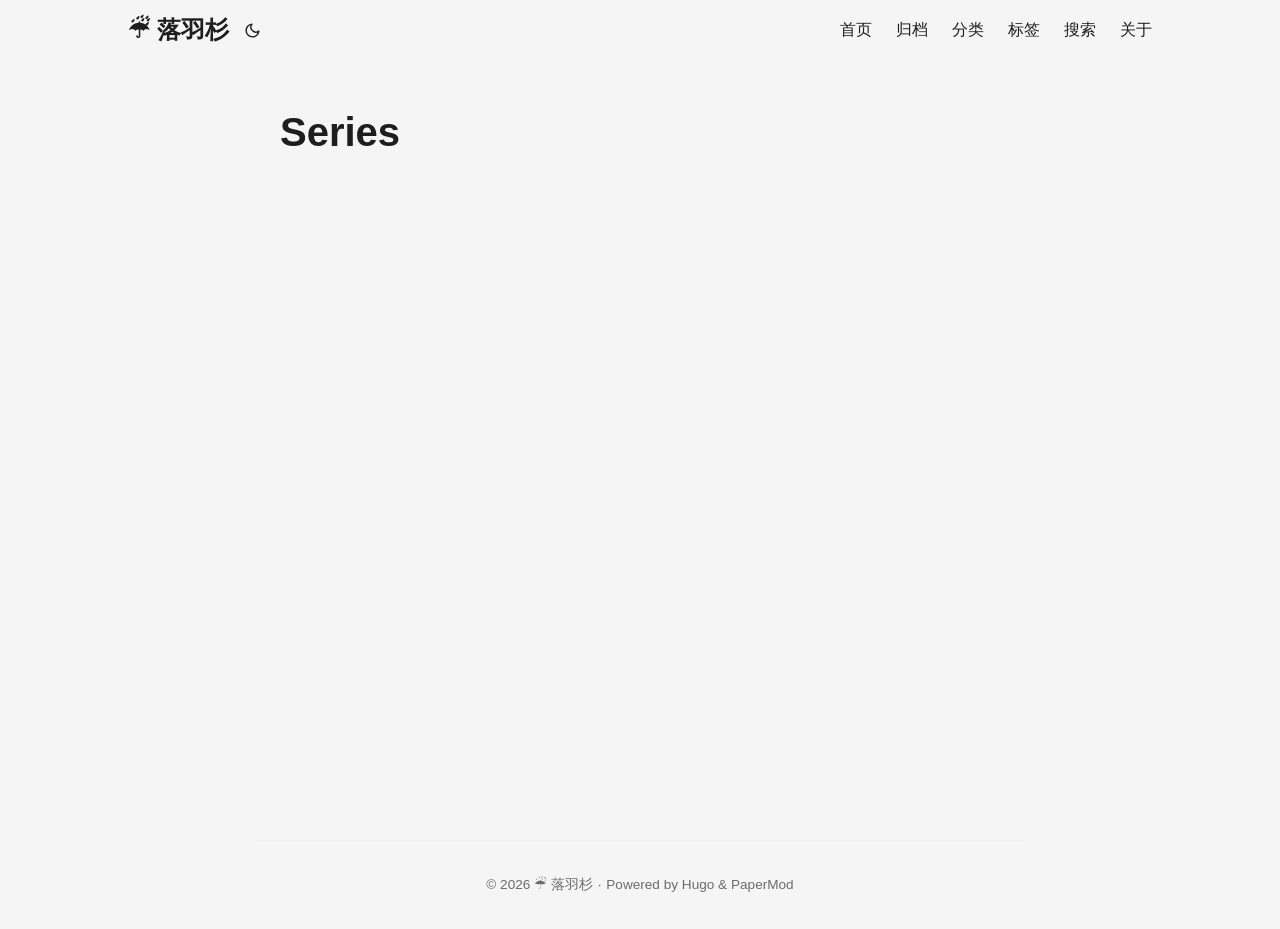
<file: series/index.html>
<!doctype html><html lang=en dir=auto data-theme=auto><head><meta charset=utf-8><meta http-equiv=X-UA-Compatible content="IE=edge"><meta name=viewport content="width=device-width,initial-scale=1,shrink-to-fit=no"><meta name=robots content="index, follow"><title>Series | ☔︎ 落羽杉</title><meta name=keywords content><meta name=description content="博客描述，150字以内，包含核心关键词"><meta name=author content="Less"><link rel=canonical href=https://dym2026.github.io/series/><link crossorigin=anonymous href=/assets/css/stylesheet.f1b664ff4d6cb66a49dbc1be0f7d915f03a0ca8f5fc1e3566c89a14a723e33a2.css integrity="sha256-8bZk/01stmpJ28G+D32RXwOgyo9fweNWbImhSnI+M6I=" rel="preload stylesheet" as=style><link rel=icon href=https://dym2026.github.io/favicon.ico><link rel=icon type=image/png sizes=16x16 href=https://dym2026.github.io/favicon-16x16.png><link rel=icon type=image/png sizes=32x32 href=https://dym2026.github.io/favicon-32x32.png><link rel=apple-touch-icon href=https://dym2026.github.io/apple-touch-icon.png><link rel=mask-icon href=https://dym2026.github.io/safari-pinned-tab.svg><meta name=theme-color content="#2e2e33"><meta name=msapplication-TileColor content="#2e2e33"><link rel=alternate type=application/rss+xml href=https://dym2026.github.io/series/index.xml title=rss><link rel=alternate hreflang=en href=https://dym2026.github.io/series/><noscript><style>#theme-toggle,.top-link{display:none}</style><style>@media(prefers-color-scheme:dark){:root{--theme:rgb(29, 30, 32);--entry:rgb(46, 46, 51);--primary:rgb(218, 218, 219);--secondary:rgb(155, 156, 157);--tertiary:rgb(65, 66, 68);--content:rgb(196, 196, 197);--code-block-bg:rgb(46, 46, 51);--code-bg:rgb(55, 56, 62);--border:rgb(51, 51, 51);color-scheme:dark}.list{background:var(--theme)}.toc{background:var(--entry)}}</style></noscript><script>localStorage.getItem("pref-theme")==="dark"?document.querySelector("html").dataset.theme="dark":localStorage.getItem("pref-theme")==="light"?document.querySelector("html").dataset.theme="light":window.matchMedia("(prefers-color-scheme: dark)").matches?document.querySelector("html").dataset.theme="dark":document.querySelector("html").dataset.theme="light"</script><link rel=icon type=image/png href=/favicon/favicon-96x96.png sizes=96x96><link rel=icon type=image/svg+xml href=/favicon/favicon.svg><link rel="shortcut icon" href=/favicon/favicon.ico><link rel=apple-touch-icon sizes=180x180 href=/favicon/apple-touch-icon.png><link rel=manifest href=/favicon/site.webmanifest><meta property="og:url" content="https://dym2026.github.io/series/"><meta property="og:site_name" content="☔︎ 落羽杉"><meta property="og:title" content="Series"><meta property="og:description" content="博客描述，150字以内，包含核心关键词"><meta property="og:locale" content="zh_cn"><meta property="og:type" content="website"><meta property="og:image" content="https://dym2026.github.io/images/social-share.png"><meta name=twitter:card content="summary_large_image"><meta name=twitter:image content="https://dym2026.github.io/images/social-share.png"><meta name=twitter:title content="Series"><meta name=twitter:description content="博客描述，150字以内，包含核心关键词"></head><body class=list id=top><header class=header><nav class=header-nav><div class=logo><a href=https://dym2026.github.io/ accesskey=h title="☔︎ 落羽杉 (Alt + H)">☔︎ 落羽杉</a><div class=logo-switches><button id=theme-toggle class=theme-toggle accesskey=t title="(Alt + T)" aria-label="Toggle theme">
<svg class="moon" width="17" height="17" viewBox="0 0 24 24" fill="none" stroke="currentColor" stroke-width="2" stroke-linecap="round" stroke-linejoin="round"><path d="M21 12.79A9 9 0 1111.21 3 7 7 0 0021 12.79z"/></svg>
<svg class="sun" width="17" height="17" viewBox="0 0 24 24" fill="none" stroke="currentColor" stroke-width="2" stroke-linecap="round" stroke-linejoin="round"><circle cx="12" cy="12" r="5"/><line x1="12" y1="1" x2="12" y2="3"/><line x1="12" y1="21" x2="12" y2="23"/><line x1="4.22" y1="4.22" x2="5.64" y2="5.64"/><line x1="18.36" y1="18.36" x2="19.78" y2="19.78"/><line x1="1" y1="12" x2="3" y2="12"/><line x1="21" y1="12" x2="23" y2="12"/><line x1="4.22" y1="19.78" x2="5.64" y2="18.36"/><line x1="18.36" y1="5.64" x2="19.78" y2="4.22"/></svg></button></div></div><ul id=menu class=menu><li><a href=https://dym2026.github.io/ title=首页><span>首页</span></a></li><li><a href=https://dym2026.github.io/archives/ title=归档><span>归档</span></a></li><li><a href=https://dym2026.github.io/categories/ title=分类><span>分类</span></a></li><li><a href=https://dym2026.github.io/tags/ title=标签><span>标签</span></a></li><li><a href=https://dym2026.github.io/search/ title="搜索 (Alt + /)" accesskey=/><span>搜索</span></a></li><li><a href=https://dym2026.github.io/about/ title=关于><span>关于</span></a></li></ul></nav></header><main class=main><header class=page-header><h1>Series</h1></header><ul class=terms-tags></ul></main><footer class=footer><span>&copy; 2026 <a href=https://dym2026.github.io/>☔︎ 落羽杉</a></span> ·
<span>Powered by
<a href="https://gohugo.io/?utm_source=papermod" rel=noopener target=_blank>Hugo</a> &
<a href=https://github.com/adityatelange/hugo-PaperMod/ rel=noopener target=_blank>PaperMod</a></span></footer><a href=#top id=top-link class="top-link hidden" aria-label="go to top" title="Go to Top (Alt + G)" accesskey=g><svg viewBox="0 0 24 24" fill="none" stroke="currentColor" stroke-width="2" stroke-linecap="round" stroke-linejoin="round" class="feather feather-chevrons-up"><polyline points="17 11 12 6 7 11"/><polyline points="17 18 12 13 7 18"/></svg>
</a><script defer src=https://busuanzi.ibruce.info/busuanzi/2.3/busuanzi.pure.mini.js></script><script>let menu=document.getElementById("menu");if(menu){const e=localStorage.getItem("menu-scroll-position");e&&(menu.scrollLeft=parseInt(e,10)),menu.onscroll=function(){localStorage.setItem("menu-scroll-position",menu.scrollLeft)}}document.querySelectorAll('a[href^="#"]').forEach(e=>{e.addEventListener("click",function(e){e.preventDefault();var t=this.getAttribute("href").substr(1);window.matchMedia("(prefers-reduced-motion: reduce)").matches?document.querySelector(`[id='${decodeURIComponent(t)}']`).scrollIntoView():document.querySelector(`[id='${decodeURIComponent(t)}']`).scrollIntoView({behavior:"smooth"}),t==="top"?history.replaceState(null,null," "):history.pushState(null,null,`#${t}`)})})</script><script>var toplink=document.getElementById("top-link");window.onscroll=function(){const e=window.innerHeight;document.body.scrollTop>e||document.documentElement.scrollTop>e?toplink.classList.remove("hidden"):toplink.classList.add("hidden")}</script><script>document.getElementById("theme-toggle").addEventListener("click",()=>{const e=document.querySelector("html");e.dataset.theme==="dark"?(e.dataset.theme="light",localStorage.setItem("pref-theme","light")):(e.dataset.theme="dark",localStorage.setItem("pref-theme","dark"))})</script></body></html>
</file>
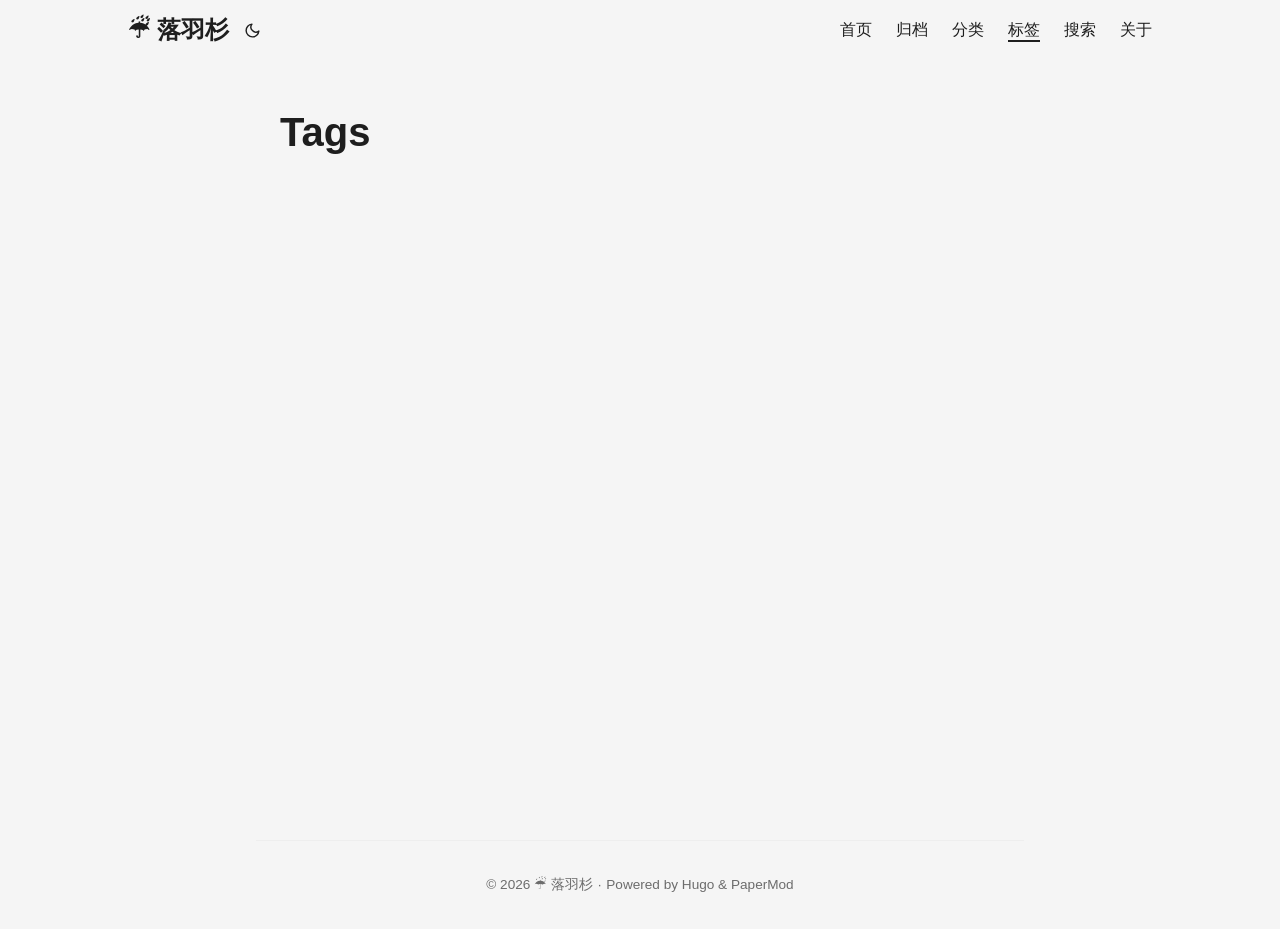
<file: tags/index.html>
<!doctype html><html lang=en dir=auto data-theme=auto><head><meta charset=utf-8><meta http-equiv=X-UA-Compatible content="IE=edge"><meta name=viewport content="width=device-width,initial-scale=1,shrink-to-fit=no"><meta name=robots content="index, follow"><title>Tags | ☔︎ 落羽杉</title><meta name=keywords content><meta name=description content="博客描述，150字以内，包含核心关键词"><meta name=author content="Less"><link rel=canonical href=https://dym2026.github.io/tags/><link crossorigin=anonymous href=/assets/css/stylesheet.f1b664ff4d6cb66a49dbc1be0f7d915f03a0ca8f5fc1e3566c89a14a723e33a2.css integrity="sha256-8bZk/01stmpJ28G+D32RXwOgyo9fweNWbImhSnI+M6I=" rel="preload stylesheet" as=style><link rel=icon href=https://dym2026.github.io/favicon.ico><link rel=icon type=image/png sizes=16x16 href=https://dym2026.github.io/favicon-16x16.png><link rel=icon type=image/png sizes=32x32 href=https://dym2026.github.io/favicon-32x32.png><link rel=apple-touch-icon href=https://dym2026.github.io/apple-touch-icon.png><link rel=mask-icon href=https://dym2026.github.io/safari-pinned-tab.svg><meta name=theme-color content="#2e2e33"><meta name=msapplication-TileColor content="#2e2e33"><link rel=alternate type=application/rss+xml href=https://dym2026.github.io/tags/index.xml title=rss><link rel=alternate hreflang=en href=https://dym2026.github.io/tags/><noscript><style>#theme-toggle,.top-link{display:none}</style><style>@media(prefers-color-scheme:dark){:root{--theme:rgb(29, 30, 32);--entry:rgb(46, 46, 51);--primary:rgb(218, 218, 219);--secondary:rgb(155, 156, 157);--tertiary:rgb(65, 66, 68);--content:rgb(196, 196, 197);--code-block-bg:rgb(46, 46, 51);--code-bg:rgb(55, 56, 62);--border:rgb(51, 51, 51);color-scheme:dark}.list{background:var(--theme)}.toc{background:var(--entry)}}</style></noscript><script>localStorage.getItem("pref-theme")==="dark"?document.querySelector("html").dataset.theme="dark":localStorage.getItem("pref-theme")==="light"?document.querySelector("html").dataset.theme="light":window.matchMedia("(prefers-color-scheme: dark)").matches?document.querySelector("html").dataset.theme="dark":document.querySelector("html").dataset.theme="light"</script><link rel=icon type=image/png href=/favicon/favicon-96x96.png sizes=96x96><link rel=icon type=image/svg+xml href=/favicon/favicon.svg><link rel="shortcut icon" href=/favicon/favicon.ico><link rel=apple-touch-icon sizes=180x180 href=/favicon/apple-touch-icon.png><link rel=manifest href=/favicon/site.webmanifest><meta property="og:url" content="https://dym2026.github.io/tags/"><meta property="og:site_name" content="☔︎ 落羽杉"><meta property="og:title" content="Tags"><meta property="og:description" content="博客描述，150字以内，包含核心关键词"><meta property="og:locale" content="zh_cn"><meta property="og:type" content="website"><meta property="og:image" content="https://dym2026.github.io/images/social-share.png"><meta name=twitter:card content="summary_large_image"><meta name=twitter:image content="https://dym2026.github.io/images/social-share.png"><meta name=twitter:title content="Tags"><meta name=twitter:description content="博客描述，150字以内，包含核心关键词"></head><body class=list id=top><header class=header><nav class=header-nav><div class=logo><a href=https://dym2026.github.io/ accesskey=h title="☔︎ 落羽杉 (Alt + H)">☔︎ 落羽杉</a><div class=logo-switches><button id=theme-toggle class=theme-toggle accesskey=t title="(Alt + T)" aria-label="Toggle theme">
<svg class="moon" width="17" height="17" viewBox="0 0 24 24" fill="none" stroke="currentColor" stroke-width="2" stroke-linecap="round" stroke-linejoin="round"><path d="M21 12.79A9 9 0 1111.21 3 7 7 0 0021 12.79z"/></svg>
<svg class="sun" width="17" height="17" viewBox="0 0 24 24" fill="none" stroke="currentColor" stroke-width="2" stroke-linecap="round" stroke-linejoin="round"><circle cx="12" cy="12" r="5"/><line x1="12" y1="1" x2="12" y2="3"/><line x1="12" y1="21" x2="12" y2="23"/><line x1="4.22" y1="4.22" x2="5.64" y2="5.64"/><line x1="18.36" y1="18.36" x2="19.78" y2="19.78"/><line x1="1" y1="12" x2="3" y2="12"/><line x1="21" y1="12" x2="23" y2="12"/><line x1="4.22" y1="19.78" x2="5.64" y2="18.36"/><line x1="18.36" y1="5.64" x2="19.78" y2="4.22"/></svg></button></div></div><ul id=menu class=menu><li><a href=https://dym2026.github.io/ title=首页><span>首页</span></a></li><li><a href=https://dym2026.github.io/archives/ title=归档><span>归档</span></a></li><li><a href=https://dym2026.github.io/categories/ title=分类><span>分类</span></a></li><li><a href=https://dym2026.github.io/tags/ title=标签><span class=active>标签</span></a></li><li><a href=https://dym2026.github.io/search/ title="搜索 (Alt + /)" accesskey=/><span>搜索</span></a></li><li><a href=https://dym2026.github.io/about/ title=关于><span>关于</span></a></li></ul></nav></header><main class=main><header class=page-header><h1>Tags</h1></header><ul class=terms-tags></ul></main><footer class=footer><span>&copy; 2026 <a href=https://dym2026.github.io/>☔︎ 落羽杉</a></span> ·
<span>Powered by
<a href="https://gohugo.io/?utm_source=papermod" rel=noopener target=_blank>Hugo</a> &
<a href=https://github.com/adityatelange/hugo-PaperMod/ rel=noopener target=_blank>PaperMod</a></span></footer><a href=#top id=top-link class="top-link hidden" aria-label="go to top" title="Go to Top (Alt + G)" accesskey=g><svg viewBox="0 0 24 24" fill="none" stroke="currentColor" stroke-width="2" stroke-linecap="round" stroke-linejoin="round" class="feather feather-chevrons-up"><polyline points="17 11 12 6 7 11"/><polyline points="17 18 12 13 7 18"/></svg>
</a><script defer src=https://busuanzi.ibruce.info/busuanzi/2.3/busuanzi.pure.mini.js></script><script>let menu=document.getElementById("menu");if(menu){const e=localStorage.getItem("menu-scroll-position");e&&(menu.scrollLeft=parseInt(e,10)),menu.onscroll=function(){localStorage.setItem("menu-scroll-position",menu.scrollLeft)}}document.querySelectorAll('a[href^="#"]').forEach(e=>{e.addEventListener("click",function(e){e.preventDefault();var t=this.getAttribute("href").substr(1);window.matchMedia("(prefers-reduced-motion: reduce)").matches?document.querySelector(`[id='${decodeURIComponent(t)}']`).scrollIntoView():document.querySelector(`[id='${decodeURIComponent(t)}']`).scrollIntoView({behavior:"smooth"}),t==="top"?history.replaceState(null,null," "):history.pushState(null,null,`#${t}`)})})</script><script>var toplink=document.getElementById("top-link");window.onscroll=function(){const e=window.innerHeight;document.body.scrollTop>e||document.documentElement.scrollTop>e?toplink.classList.remove("hidden"):toplink.classList.add("hidden")}</script><script>document.getElementById("theme-toggle").addEventListener("click",()=>{const e=document.querySelector("html");e.dataset.theme==="dark"?(e.dataset.theme="light",localStorage.setItem("pref-theme","light")):(e.dataset.theme="dark",localStorage.setItem("pref-theme","dark"))})</script></body></html>
</file>
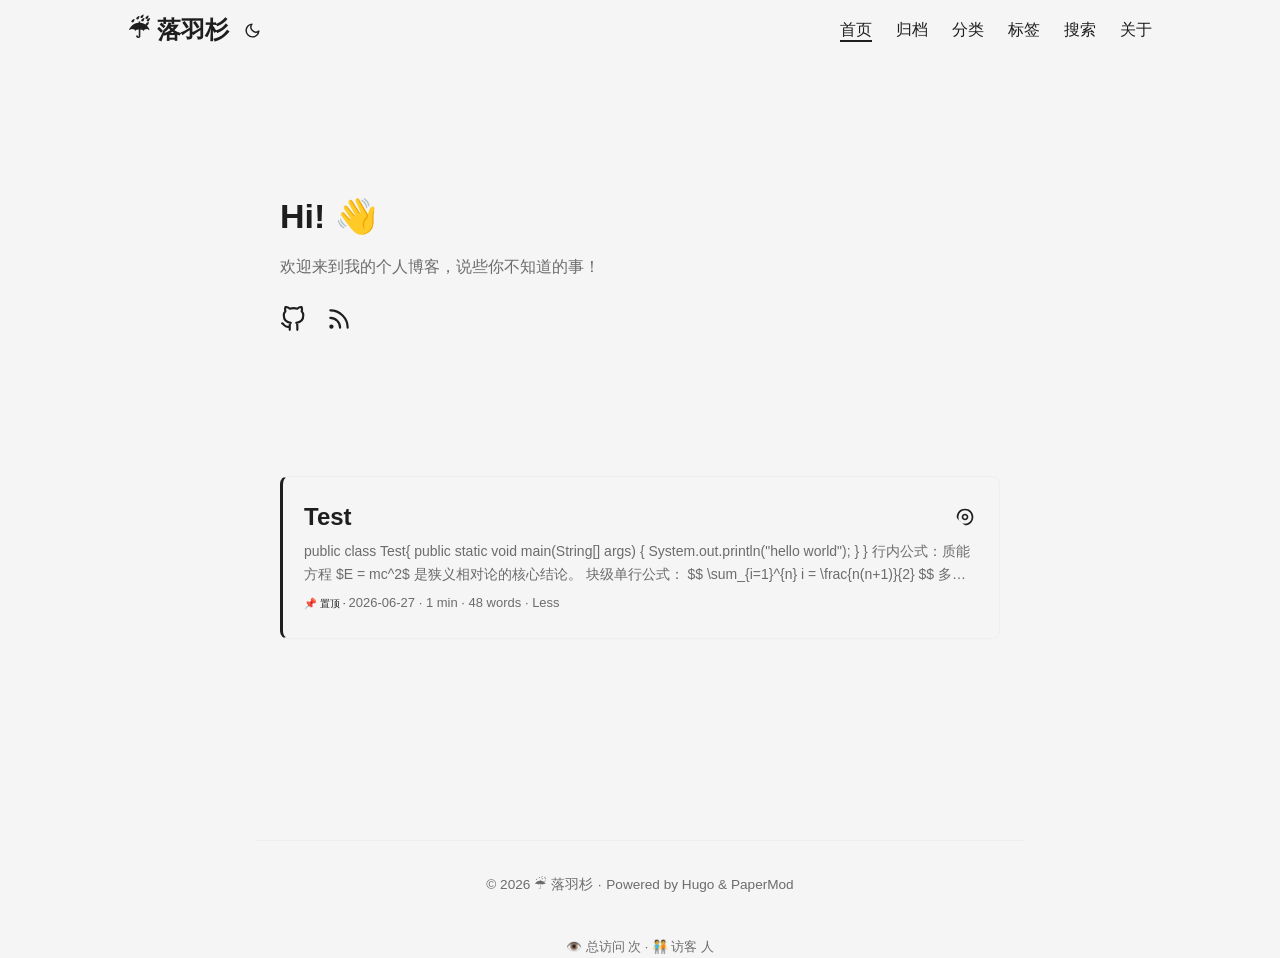
<file: page/1/index.html>
<!doctype html><html lang=zh-cn><head><title>https://dym2026.github.io/</title><link rel=canonical href=https://dym2026.github.io/><meta charset=utf-8><meta http-equiv=refresh content="0; url=https://dym2026.github.io/"></head></html>
</file>
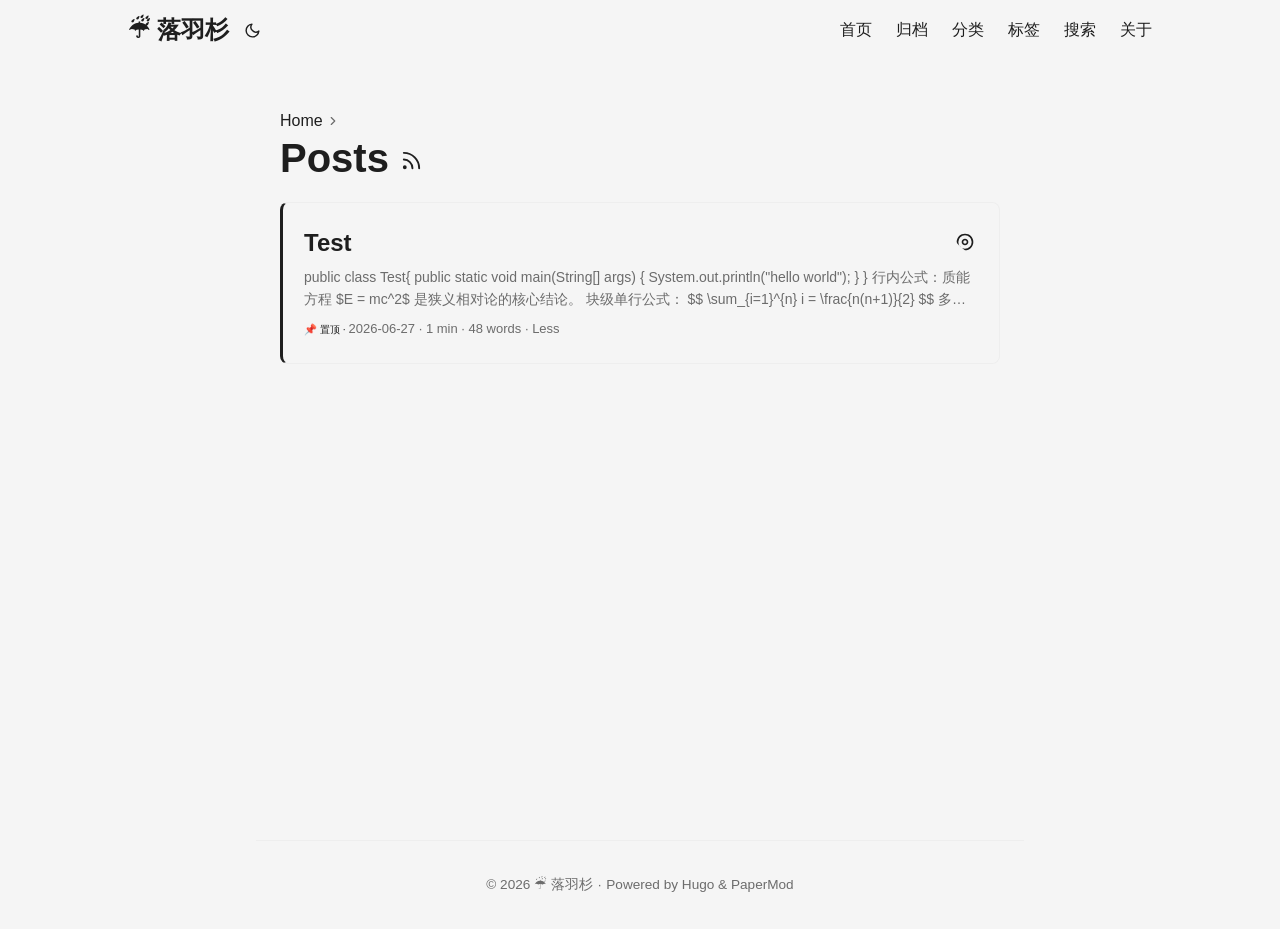
<file: posts/page/1/index.html>
<!doctype html><html lang=zh-cn><head><title>https://dym2026.github.io/posts/</title><link rel=canonical href=https://dym2026.github.io/posts/><meta charset=utf-8><meta http-equiv=refresh content="0; url=https://dym2026.github.io/posts/"></head></html>
</file>
